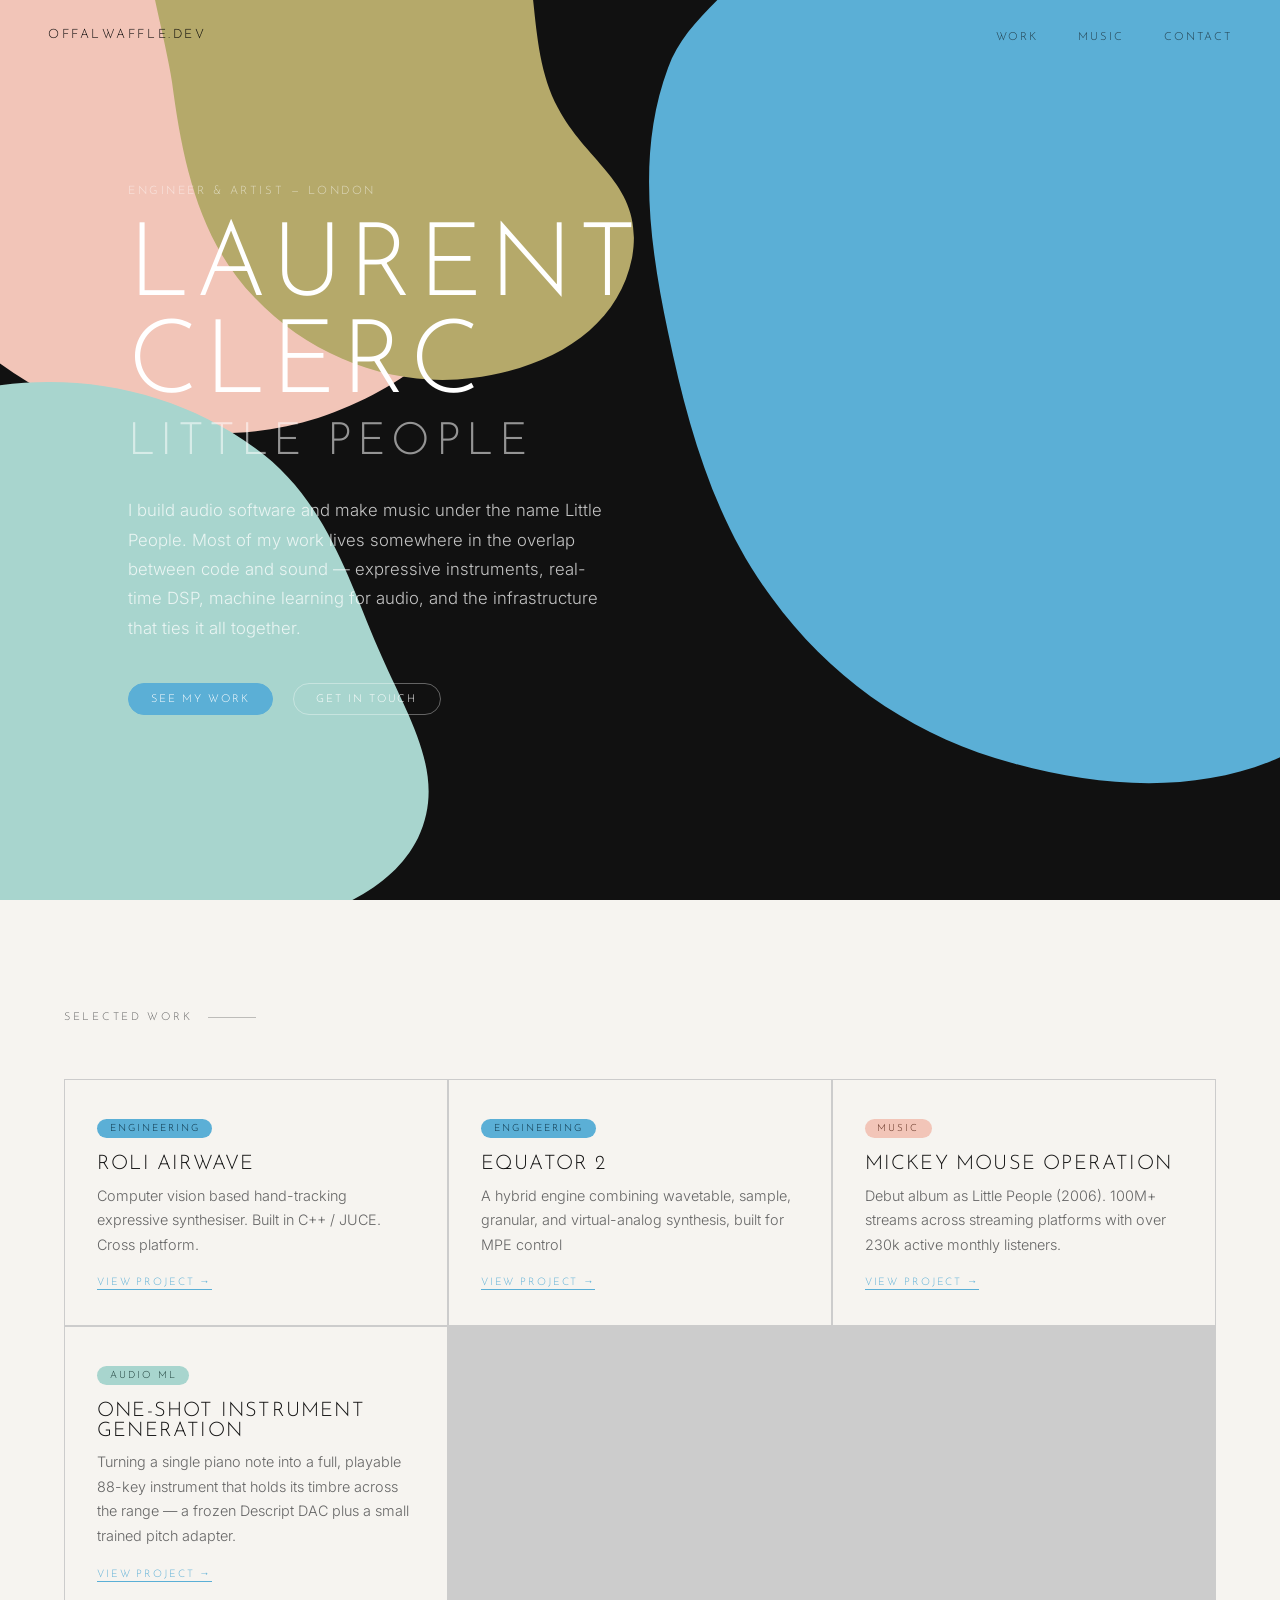
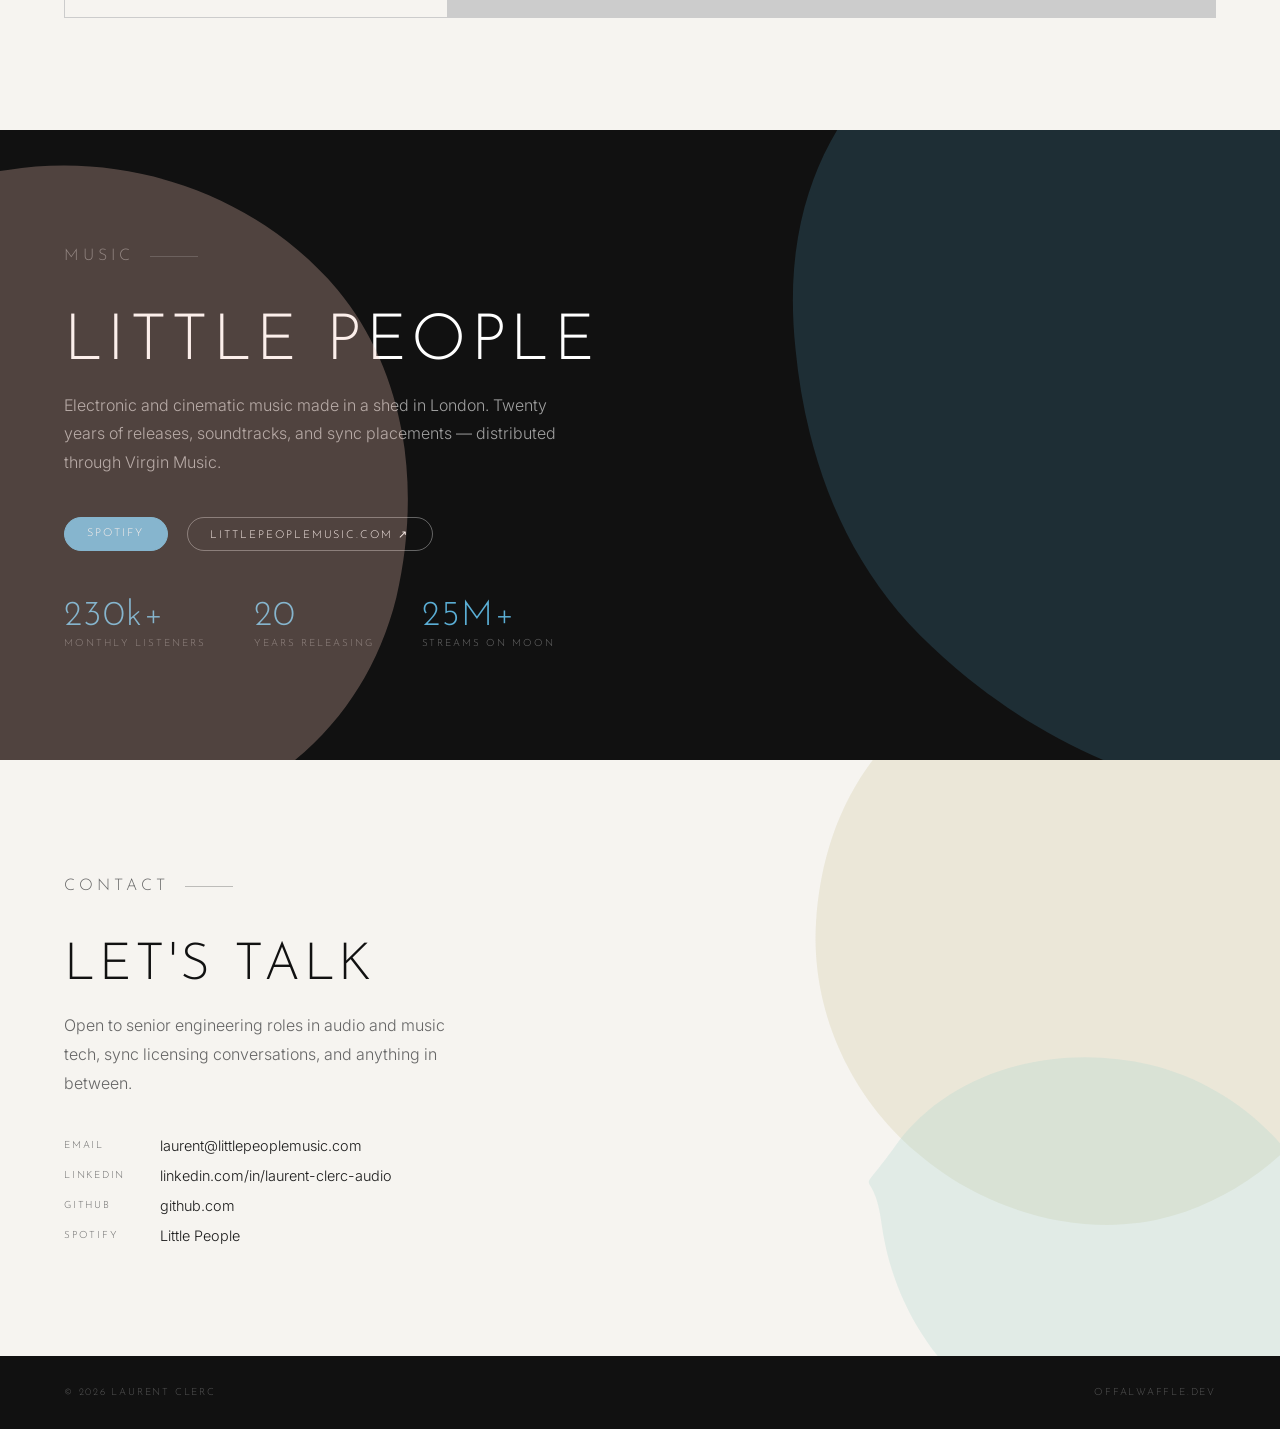
<file: index.html>
<!DOCTYPE html>
<html lang="en">
<head>
<meta charset="UTF-8">
<meta name="viewport" content="width=device-width, initial-scale=1.0">
<title>offalwaffle.dev</title>
<link rel="preconnect" href="https://fonts.googleapis.com">
<link rel="preconnect" href="https://fonts.gstatic.com" crossorigin>
<link href="https://fonts.googleapis.com/css2?family=Josefin+Sans:wght@300;400&family=Inter:wght@300;400;500&display=swap" rel="stylesheet">
<style>
  *, *::before, *::after { box-sizing: border-box; margin: 0; padding: 0; }

  :root {
    --pink:    #F2C5B8;
    --khaki:   #B5A96A;
    --sky:     #5BAFD6;
    --mint:    #A8D5CE;
    --black:   #111111;
    --off:     #F6F4F0;
    --text:    #1a1a1a;
    --muted:   #666;
  }

  html { scroll-behavior: smooth; }

  body {
    font-family: 'Inter', sans-serif;
    font-weight: 300;
    background: var(--off);
    color: var(--text);
    overflow-x: hidden;
  }

  /* ── NAV ── */
  nav {
    position: fixed;
    top: 0; left: 0; right: 0;
    z-index: 100;
    display: flex;
    justify-content: space-between;
    align-items: center;
    padding: 1.5rem 3rem;
    mix-blend-mode: multiply;
  }

  nav .logo {
    font-family: 'Josefin Sans', sans-serif;
    font-weight: 300;
    font-size: 0.8rem;
    letter-spacing: 0.2em;
    text-transform: uppercase;
    color: var(--black);
  }

  nav ul {
    list-style: none;
    display: flex;
    gap: 2.5rem;
  }

  nav ul a {
    font-family: 'Josefin Sans', sans-serif;
    font-weight: 300;
    font-size: 0.7rem;
    letter-spacing: 0.18em;
    text-transform: uppercase;
    text-decoration: none;
    color: var(--black);
    opacity: 0.7;
    transition: opacity 0.2s;
  }

  nav ul a:hover { opacity: 1; }

  /* ── HERO ── */
  .hero {
    position: relative;
    min-height: 100vh;
    display: flex;
    align-items: center;
    overflow: hidden;
    background: var(--black);
  }

  .blob-container {
    position: absolute;
    inset: 0;
    width: 100%;
    height: 100%;
  }

  .blob-container svg {
    position: absolute;
    inset: 0;
    width: 100%;
    height: 100%;
  }

  .hero-text {
    position: relative;
    z-index: 2;
    padding: 3rem 3rem 3rem 5vw;
    max-width: 900px;
  }

  .hero-eyebrow {
    font-family: 'Josefin Sans', sans-serif;
    font-weight: 300;
    font-size: 0.72rem;
    letter-spacing: 0.22em;
    text-transform: uppercase;
    color: rgba(255,255,255,0.6);
    margin-bottom: 1.5rem;
  }

  .hero-name {
    font-family: 'Josefin Sans', sans-serif;
    font-weight: 300;
    font-size: clamp(3.5rem, 8vw, 7rem);
    letter-spacing: 0.05em;
    text-transform: uppercase;
    color: #fff;
    line-height: 0.95;
    margin-bottom: 1.2rem;
  }

  .hero-name span {
    display: block;
    font-size: clamp(1.4rem, 3.5vw, 2.8rem);
    letter-spacing: 0.12em;
    opacity: 0.55;
    margin-top: 0.4rem;
  }

  .hero-bio {
    font-size: 1.05rem;
    line-height: 1.75;
    color: rgba(255,255,255,0.75);
    max-width: 480px;
    margin-top: 2rem;
    font-weight: 300;
  }

  .hero-links {
    display: flex;
    gap: 1.2rem;
    margin-top: 2.5rem;
    flex-wrap: wrap;
  }

  .pill {
    font-family: 'Josefin Sans', sans-serif;
    font-weight: 300;
    font-size: 0.68rem;
    letter-spacing: 0.18em;
    text-transform: uppercase;
    text-decoration: none;
    padding: 0.6rem 1.4rem;
    border: 1px solid rgba(255,255,255,0.35);
    color: #fff;
    border-radius: 100px;
    transition: background 0.2s, border-color 0.2s;
  }

  .pill:hover {
    background: rgba(255,255,255,0.1);
    border-color: rgba(255,255,255,0.7);
  }

  .pill.solid {
    background: var(--sky);
    border-color: var(--sky);
    color: #fff;
  }

  .pill.solid:hover { opacity: 0.85; }

  /* ── SECTIONS ── */
  section {
    padding: 7rem 5vw;
  }

  .section-label {
    font-family: 'Josefin Sans', sans-serif;
    font-weight: 300;
    font-size: 0.68rem;
    letter-spacing: 0.25em;
    text-transform: uppercase;
    color: var(--muted);
    margin-bottom: 3.5rem;
    display: flex;
    align-items: center;
    gap: 1rem;
  }

  .section-label::after {
    content: '';
    display: block;
    height: 1px;
    width: 3rem;
    background: currentColor;
    opacity: 0.4;
  }

  /* ── PROJECTS GRID ── */
  .projects {
    background: var(--off);
  }

  .projects-grid {
    display: grid;
    grid-template-columns: repeat(auto-fill, minmax(320px, 1fr));
    gap: 1.5px;
    background: #ccc;
    border: 1.5px solid #ccc;
  }

  .project-card {
    background: var(--off);
    padding: 2.2rem 2rem;
    transition: background 0.2s;
  }

  .project-card:hover { background: #fff; }

  .project-card .tag {
    font-family: 'Josefin Sans', sans-serif;
    font-weight: 300;
    font-size: 0.62rem;
    letter-spacing: 0.2em;
    text-transform: uppercase;
    display: inline-block;
    padding: 0.3rem 0.8rem;
    border-radius: 100px;
    margin-bottom: 1rem;
  }

  .tag.music    { background: var(--pink); color: #5a2a1a; }
  .tag.eng      { background: var(--sky); color: #0a2e40; }
  .tag.both     { background: var(--mint); color: #1a3a36; }

  .project-card h3 {
    font-family: 'Josefin Sans', sans-serif;
    font-weight: 300;
    font-size: 1.25rem;
    letter-spacing: 0.06em;
    text-transform: uppercase;
    margin-bottom: 0.6rem;
    color: var(--black);
  }

  .project-card h3 a {
    color: inherit;
    text-decoration: none;
    transition: color 0.2s;
  }

  .project-card h3 a:hover { color: var(--sky); }

  .project-card p {
    font-size: 0.9rem;
    line-height: 1.7;
    color: var(--muted);
  }

  .project-card .project-link {
    display: inline-block;
    margin-top: 1.2rem;
    font-family: 'Josefin Sans', sans-serif;
    font-size: 0.65rem;
    letter-spacing: 0.18em;
    text-transform: uppercase;
    text-decoration: none;
    color: var(--sky);
    border-bottom: 1px solid currentColor;
    padding-bottom: 1px;
  }

  /* ── MUSIC STRIP ── */
  .music-strip {
    background: var(--black);
    padding: 7rem 5vw;
    position: relative;
    overflow: hidden;
  }

  .music-strip .blob-svg {
    position: absolute;
    inset: 0;
    width: 100%;
    height: 100%;
    pointer-events: none;
  }

  .music-strip .section-label { color: rgba(255,255,255,0.4); }

  .music-strip h2 {
    font-family: 'Josefin Sans', sans-serif;
    font-weight: 300;
    font-size: clamp(2rem, 5vw, 4rem);
    letter-spacing: 0.07em;
    text-transform: uppercase;
    color: #fff;
    margin-bottom: 1rem;
  }

  .music-strip p {
    font-size: 1rem;
    line-height: 1.8;
    color: rgba(255,255,255,0.6);
    max-width: 520px;
    margin-bottom: 2.5rem;
  }

  .stats-row {
    display: flex;
    gap: 3rem;
    margin-top: 3rem;
    flex-wrap: wrap;
  }

  .stat {
    display: flex;
    flex-direction: column;
    gap: 0.3rem;
  }

  .stat-num {
    font-family: 'Josefin Sans', sans-serif;
    font-weight: 300;
    font-size: 2.2rem;
    letter-spacing: 0.04em;
    color: var(--sky);
  }

  .stat-label {
    font-family: 'Josefin Sans', sans-serif;
    font-size: 0.62rem;
    letter-spacing: 0.2em;
    text-transform: uppercase;
    color: rgba(255,255,255,0.4);
  }

  /* ── CONTACT ── */
  .contact {
    background: var(--off);
    position: relative;
    overflow: hidden;
  }

  .contact-blob-svg {
    position: absolute;
    inset: 0;
    width: 100%;
    height: 100%;
    pointer-events: none;
  }

  .contact h2 {
    font-family: 'Josefin Sans', sans-serif;
    font-weight: 300;
    font-size: clamp(2rem, 4vw, 3.5rem);
    letter-spacing: 0.07em;
    text-transform: uppercase;
    color: var(--black);
    margin-bottom: 1.2rem;
    max-width: 500px;
  }

  .contact p {
    font-size: 1rem;
    line-height: 1.8;
    color: var(--muted);
    max-width: 420px;
    margin-bottom: 2.5rem;
  }

  .contact-links {
    display: flex;
    flex-direction: column;
    gap: 0.8rem;
  }

  .contact-link {
    display: flex;
    align-items: center;
    gap: 1rem;
    text-decoration: none;
    color: var(--text);
    font-size: 0.9rem;
    transition: color 0.2s;
    width: fit-content;
  }

  .contact-link:hover { color: var(--sky); }

  .contact-link .link-label {
    font-family: 'Josefin Sans', sans-serif;
    font-size: 0.62rem;
    letter-spacing: 0.18em;
    text-transform: uppercase;
    width: 5rem;
    color: var(--muted);
  }

  /* ── FOOTER ── */
  footer {
    background: var(--black);
    padding: 2rem 5vw;
    display: flex;
    justify-content: space-between;
    align-items: center;
    flex-wrap: wrap;
    gap: 1rem;
  }

  footer span {
    font-family: 'Josefin Sans', sans-serif;
    font-weight: 300;
    font-size: 0.62rem;
    letter-spacing: 0.18em;
    text-transform: uppercase;
    color: rgba(255,255,255,0.3);
  }

  /* ── RESPONSIVE ── */
  @media (max-width: 600px) {
    nav { padding: 1.2rem 1.5rem; }
    nav ul { gap: 1.5rem; }
    .hero-text { padding: 2rem 1.5rem; }
    section { padding: 5rem 1.5rem; }
    .music-strip { padding: 5rem 1.5rem; }
    .contact { padding: 5rem 1.5rem; }
    footer { padding: 1.5rem; }
    .stats-row { gap: 2rem; }
  }
</style>
</head>
<body>

<!-- NAV -->
<nav>
  <div class="logo">offalwaffle.dev</div>
  <ul>
    <li><a href="#projects">Work</a></li>
    <li><a href="#music">Music</a></li>
    <li><a href="#contact">Contact</a></li>
  </ul>
</nav>

<!-- HERO -->
<section class="hero">
  <div class="blob-container">
    <svg viewBox="0 0 1440 900" preserveAspectRatio="xMidYMid slice" xmlns="http://www.w3.org/2000/svg">
      <!-- pink: amoeba, top-left, tentacles reach right and down -->
      <path fill="#F2C5B8" d="M-80,-60 C-20,-155 95,-210 205,-195 C295,-182 355,-128 408,-58 C448,2 428,72 468,118 C512,170 575,168 568,248 C560,330 488,388 398,418 C315,445 215,435 138,398 C58,360 -2,295 -38,220 C-72,150 -48,108 -98,55 C-140,10 -128,18 -80,-60 Z"/>
      <!-- khaki: amoeba, centre-top, pinched waist, lobe pokes upper-right -->
      <path fill="#B5A96A" d="M228,-195 C278,-258 375,-275 462,-242 C535,-214 572,-152 598,-78 C620,-15 608,52 638,108 C668,165 725,185 712,258 C698,328 632,368 552,378 C475,388 392,358 335,298 C278,240 262,158 252,82 C242,15 192,-142 228,-195 Z"/>
      <!-- sky: amoeba, right side, huge, irregular lobes top and bottom -->
      <path fill="#5BAFD6" d="M872,-88 C928,-178 1058,-225 1195,-212 C1315,-200 1418,-138 1478,-42 C1528,42 1542,148 1555,248 C1568,345 1578,448 1548,542 C1518,635 1455,712 1365,755 C1278,796 1172,788 1075,758 C985,730 908,675 852,598 C795,522 768,428 748,332 C728,238 718,148 748,68 C768,12 828,-15 872,-88 Z"/>
      <!-- mint: amoeba, bottom-left, pseudopod reaches up-right -->
      <path fill="#A8D5CE" d="M-195,615 C-162,498 -88,422 42,392 C148,368 252,388 335,448 C405,498 428,578 458,648 C488,718 528,775 498,838 C468,898 388,928 285,935 C185,942 72,918 -18,862 C-105,808 -148,732 -178,658 C-202,595 -215,705 -195,615 Z"/>
    </svg>
  </div>
  <div class="hero-text">
    <p class="hero-eyebrow">Engineer &amp; Artist — London</p>
    <h1 class="hero-name">
      Laurent Clerc
      <span>Little People</span>
    </h1>
    <p class="hero-bio">
      I build audio software and make music under the name Little People. Most of my work lives somewhere in the overlap between code and sound — expressive instruments, real-time DSP, machine learning for audio, and the infrastructure that ties it all together.
    </p>
    <div class="hero-links">
      <a href="#projects" class="pill solid">See my work</a>
      <a href="#contact" class="pill">Get in touch</a>
    </div>
  </div>
</section>

<!-- PROJECTS -->
<section class="projects" id="projects">
  <p class="section-label">Selected work</p>

  <div class="projects-grid">

    <div class="project-card">
      <span class="tag eng">Engineering</span>
      <h3><a href="work/roli-airwave.html">ROLI Airwave</a></h3>
      <p>Computer vision based hand-tracking expressive synthesiser. Built in C++ / JUCE. Cross platform.</p>
      <a href="work/roli-airwave.html" class="project-link">View project →</a>
    </div>

    <div class="project-card">
      <span class="tag eng">Engineering</span>
      <h3><a href="work/equator-2.html">Equator 2</a></h3>
      <p>A hybrid engine combining wavetable, sample, granular, and virtual-analog synthesis, built for MPE control</p>
      <a href="work/equator-2.html" class="project-link">View project →</a>
    </div>

    <div class="project-card">
      <span class="tag music">Music</span>
      <h3><a href="work/mickey-mouse-operation.html">Mickey Mouse Operation</a></h3>
      <p>Debut album as Little People (2006). 100M+ streams across streaming platforms with over 230k active monthly listeners.</p>
      <a href="work/mickey-mouse-operation.html" class="project-link">View project →</a>
    </div>

    <div class="project-card">
      <span class="tag both">Audio ML</span>
      <h3><a href="work/one-shot-ml.html">One-Shot Instrument Generation</a></h3>
      <p>Turning a single piano note into a full, playable 88-key instrument that holds its timbre across the range — a frozen Descript DAC plus a small trained pitch adapter.</p>
      <a href="work/one-shot-ml.html" class="project-link">View project →</a>
    </div>

  </div>
</section>

<!-- MUSIC STRIP -->
<section class="music-strip" id="music">
  <svg class="blob-svg" viewBox="0 0 1440 600" preserveAspectRatio="xMidYMid slice" xmlns="http://www.w3.org/2000/svg">
    <path fill="#5BAFD6" fill-opacity="0.18" d="M978,-148 C1038,-228 1165,-262 1298,-235 C1412,-212 1502,-142 1538,-42 C1568,48 1558,158 1568,258 C1578,355 1608,455 1568,535 C1528,612 1428,648 1308,638 C1195,628 1082,572 998,492 C915,415 878,312 868,208 C858,112 878,28 938,-42 C958,-72 955,-88 978,-148 Z"/>
    <path fill="#F2C5B8" fill-opacity="0.28" d="M-162,242 C-118,128 -18,58 118,38 C235,20 355,62 432,152 C498,232 512,342 488,445 C465,538 402,612 308,648 C218,682 108,668 22,612 C-62,558 -118,468 -148,375 C-175,288 -195,335 -162,242 Z"/>
  </svg>
  <p class="section-label">Music</p>
  <h2>Little People</h2>
  <p>
    Electronic and cinematic music made in a shed in London. Twenty years of releases, soundtracks, and sync placements — distributed through Virgin Music.
  </p>
  <div class="hero-links">
    <a href="https://open.spotify.com" class="pill solid">Spotify</a>
    <a href="https://littlepeoplemusic.com" class="pill">littlepeoplemusic.com ↗</a>
  </div>
  <div class="stats-row">
    <div class="stat">
      <span class="stat-num">230k+</span>
      <span class="stat-label">Monthly listeners</span>
    </div>
    <div class="stat">
      <span class="stat-num">20</span>
      <span class="stat-label">Years releasing</span>
    </div>
    <div class="stat">
      <span class="stat-num">25M+</span>
      <span class="stat-label">Streams on Moon</span>
    </div>
  </div>
</section>

<!-- CONTACT -->
<section class="contact" id="contact">
  <svg style="position:absolute;inset:0;width:100%;height:100%;pointer-events:none;" viewBox="0 0 1440 700" preserveAspectRatio="xMidYMid slice" xmlns="http://www.w3.org/2000/svg">
    <path fill="#B5A96A" fill-opacity="0.18" d="M1118,-108 C1185,-178 1312,-202 1428,-158 C1528,-118 1598,-32 1608,72 C1618,168 1578,268 1528,352 C1478,435 1408,502 1318,528 C1228,554 1118,528 1038,462 C958,398 912,298 918,198 C924,105 958,28 1025,-32 C1065,-68 1062,-48 1118,-108 Z"/>
    <path fill="#A8D5CE" fill-opacity="0.28" d="M1008,448 C1068,365 1185,332 1295,358 C1392,382 1468,455 1498,548 C1525,632 1502,728 1422,775 C1345,820 1235,808 1148,762 C1062,718 1005,632 992,538 C982,462 958,518 1008,448 Z"/>
  </svg>
  <p class="section-label">Contact</p>
  <h2>Let's talk</h2>
  <p>
    Open to senior engineering roles in audio and music tech, sync licensing conversations, and anything in between.
  </p>
  <div class="contact-links">
    <a class="contact-link" href="mailto:laurent@littlepeoplemusic.com">
      <span class="link-label">Email</span>
      laurent@littlepeoplemusic.com
    </a>
    <a class="contact-link" href="https://linkedin.com/in/laurent-clerc-audio" target="_blank">
      <span class="link-label">LinkedIn</span>
      linkedin.com/in/laurent-clerc-audio
    </a>
    <a class="contact-link" href="https://github.com/offalwaffle" target="_blank">
      <span class="link-label">GitHub</span>
      github.com
    </a>
    <a class="contact-link" href="https://open.spotify.com/artist/3cbU0WxlZJTFLTfXEUB433?si=uoGqZdUHSKecwt-NPEMBnw" target="_blank">
      <span class="link-label">Spotify</span>
      Little People
    </a>
  </div>
</section>

<!-- FOOTER -->
<footer>
  <span>© 2026 Laurent Clerc</span>
  <span>offalwaffle.dev</span>
</footer>

</body>
</html>
</file>
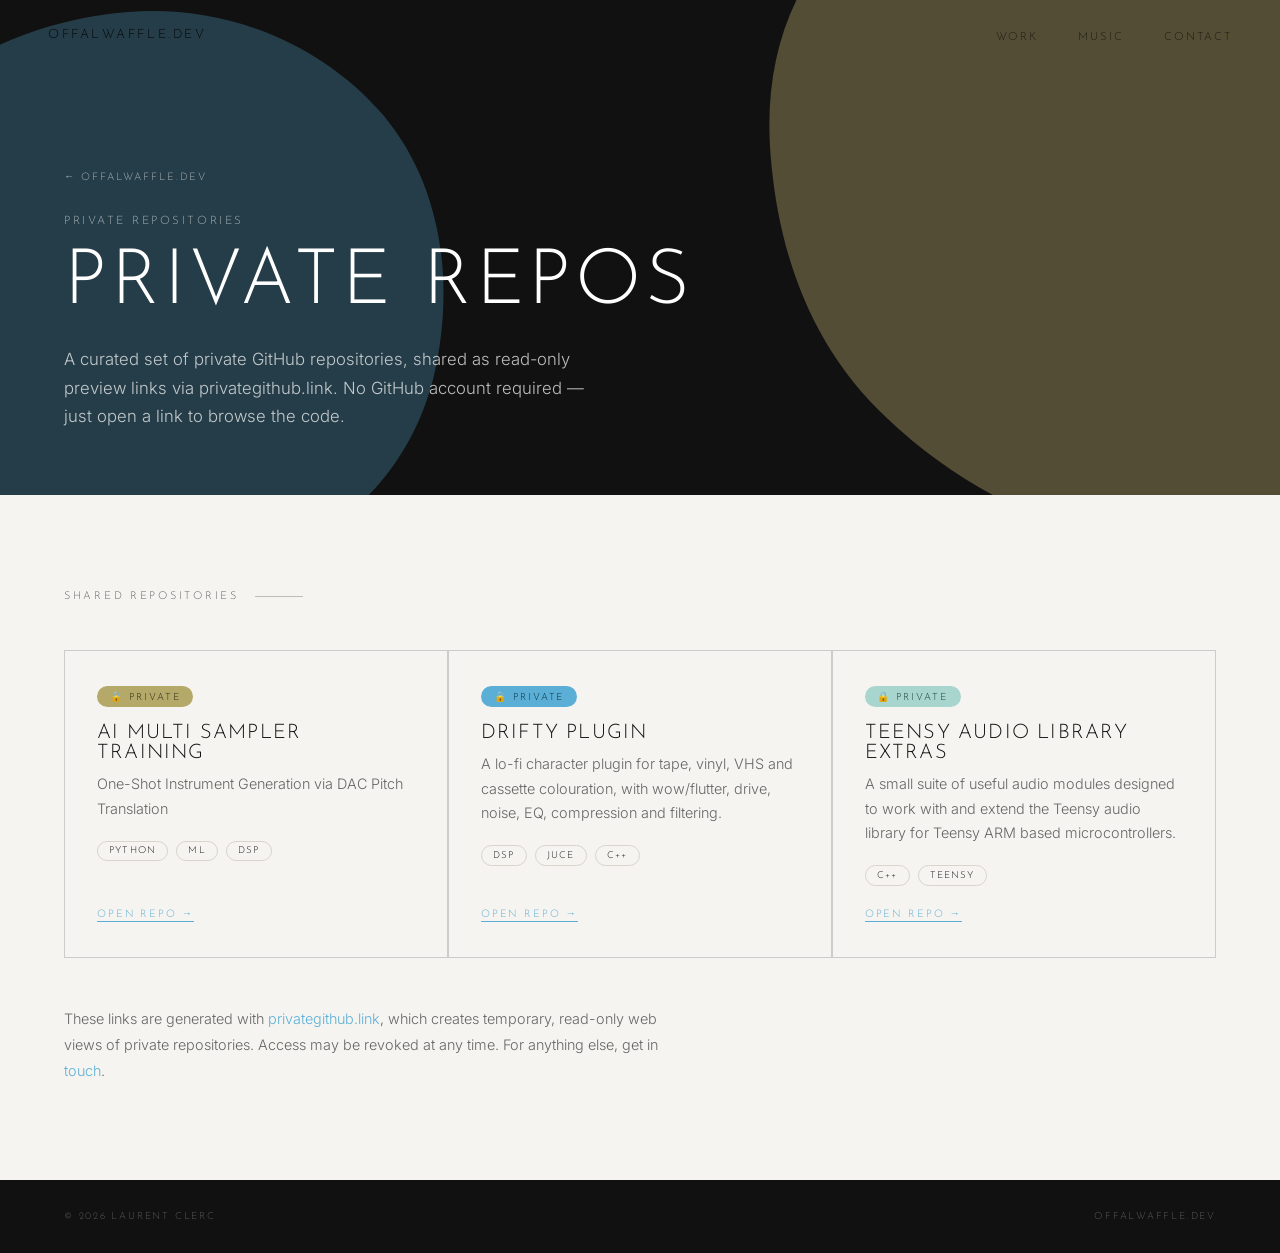
<file: privategithub/index.html>
<!DOCTYPE html>
<html lang="en">
<head>
<meta charset="UTF-8">
<meta name="viewport" content="width=device-width, initial-scale=1.0">
<title>Private Repos — offalwaffle.dev</title>
<meta name="robots" content="noindex">
<link rel="preconnect" href="https://fonts.googleapis.com">
<link rel="preconnect" href="https://fonts.gstatic.com" crossorigin>
<link href="https://fonts.googleapis.com/css2?family=Josefin+Sans:wght@300;400&family=Inter:wght@300;400;500&display=swap" rel="stylesheet">
<style>
  *, *::before, *::after { box-sizing: border-box; margin: 0; padding: 0; }

  :root {
    --pink:    #F2C5B8;
    --khaki:   #B5A96A;
    --sky:     #5BAFD6;
    --mint:    #A8D5CE;
    --black:   #111111;
    --off:     #F6F4F0;
    --text:    #1a1a1a;
    --muted:   #666;
  }

  html { scroll-behavior: smooth; }

  body {
    font-family: 'Inter', sans-serif;
    font-weight: 300;
    background: var(--off);
    color: var(--text);
    overflow-x: hidden;
  }

  /* ── NAV ── */
  nav {
    position: fixed;
    top: 0; left: 0; right: 0;
    z-index: 100;
    display: flex;
    justify-content: space-between;
    align-items: center;
    padding: 1.5rem 3rem;
    mix-blend-mode: multiply;
  }

  nav .logo {
    font-family: 'Josefin Sans', sans-serif;
    font-weight: 300;
    font-size: 0.8rem;
    letter-spacing: 0.2em;
    text-transform: uppercase;
    color: var(--black);
    text-decoration: none;
  }

  nav ul {
    list-style: none;
    display: flex;
    gap: 2.5rem;
  }

  nav ul a {
    font-family: 'Josefin Sans', sans-serif;
    font-weight: 300;
    font-size: 0.7rem;
    letter-spacing: 0.18em;
    text-transform: uppercase;
    text-decoration: none;
    color: var(--black);
    opacity: 0.7;
    transition: opacity 0.2s;
  }

  nav ul a:hover { opacity: 1; }

  /* ── HERO ── */
  .repo-hero {
    position: relative;
    min-height: 55vh;
    display: flex;
    align-items: flex-end;
    overflow: hidden;
    background: var(--black);
    padding: 8rem 5vw 4rem;
  }

  .repo-hero .blob-svg {
    position: absolute;
    inset: 0;
    width: 100%;
    height: 100%;
    pointer-events: none;
  }

  .repo-hero-inner {
    position: relative;
    z-index: 2;
    max-width: 900px;
  }

  .back-link {
    display: inline-block;
    font-family: 'Josefin Sans', sans-serif;
    font-size: 0.65rem;
    letter-spacing: 0.18em;
    text-transform: uppercase;
    text-decoration: none;
    color: rgba(255,255,255,0.6);
    margin-bottom: 2rem;
    transition: color 0.2s;
  }

  .back-link:hover { color: #fff; }

  .repo-hero .eyebrow {
    font-family: 'Josefin Sans', sans-serif;
    font-weight: 300;
    font-size: 0.72rem;
    letter-spacing: 0.22em;
    text-transform: uppercase;
    color: rgba(255,255,255,0.6);
    margin-bottom: 1.2rem;
  }

  .repo-hero h1 {
    font-family: 'Josefin Sans', sans-serif;
    font-weight: 300;
    font-size: clamp(2.4rem, 6vw, 5rem);
    letter-spacing: 0.05em;
    text-transform: uppercase;
    color: #fff;
    line-height: 1;
    margin-bottom: 1.4rem;
  }

  .repo-hero p.intro {
    font-size: 1.05rem;
    line-height: 1.7;
    color: rgba(255,255,255,0.72);
    max-width: 520px;
    font-weight: 300;
  }

  /* ── REPO GRID ── */
  .repos {
    padding: 6rem 5vw 3rem;
  }

  .section-label {
    font-family: 'Josefin Sans', sans-serif;
    font-weight: 300;
    font-size: 0.68rem;
    letter-spacing: 0.25em;
    text-transform: uppercase;
    color: var(--muted);
    margin-bottom: 3rem;
    display: flex;
    align-items: center;
    gap: 1rem;
  }

  .section-label::after {
    content: '';
    display: block;
    height: 1px;
    width: 3rem;
    background: currentColor;
    opacity: 0.4;
  }

  .repos-grid {
    display: grid;
    grid-template-columns: repeat(auto-fill, minmax(320px, 1fr));
    gap: 1.5px;
    background: #ccc;
    border: 1.5px solid #ccc;
  }

  .repo-card {
    background: var(--off);
    padding: 2.2rem 2rem;
    transition: background 0.2s;
    display: flex;
    flex-direction: column;
  }

  .repo-card:hover { background: #fff; }

  .repo-card .tag {
    font-family: 'Josefin Sans', sans-serif;
    font-weight: 300;
    font-size: 0.62rem;
    letter-spacing: 0.2em;
    text-transform: uppercase;
    display: inline-flex;
    align-items: center;
    gap: 0.4rem;
    align-self: flex-start;
    padding: 0.3rem 0.8rem;
    border-radius: 100px;
    margin-bottom: 1rem;
  }

  .tag.private { background: var(--khaki); color: #2e2a12; }
  .tag.eng     { background: var(--sky);   color: #0a2e40; }
  .tag.both    { background: var(--mint);  color: #1a3a36; }
  .tag.music   { background: var(--pink);  color: #5a2a1a; }

  .repo-card h3 {
    font-family: 'Josefin Sans', sans-serif;
    font-weight: 300;
    font-size: 1.25rem;
    letter-spacing: 0.06em;
    text-transform: uppercase;
    margin-bottom: 0.6rem;
    color: var(--black);
  }

  .repo-card h3 a {
    color: inherit;
    text-decoration: none;
    transition: color 0.2s;
  }

  .repo-card h3 a:hover { color: var(--sky); }

  .repo-card p {
    font-size: 0.9rem;
    line-height: 1.7;
    color: var(--muted);
    margin-bottom: 1.2rem;
  }

  .repo-card .meta {
    list-style: none;
    display: flex;
    flex-wrap: wrap;
    gap: 0.5rem;
    margin-bottom: 1.4rem;
  }

  .repo-card .meta li {
    font-family: 'Josefin Sans', sans-serif;
    font-size: 0.6rem;
    letter-spacing: 0.12em;
    text-transform: uppercase;
    color: var(--text);
    padding: 0.3rem 0.7rem;
    border: 1px solid #d8d4cc;
    border-radius: 100px;
  }

  .repo-card .repo-link {
    margin-top: auto;
    align-self: flex-start;
    font-family: 'Josefin Sans', sans-serif;
    font-size: 0.65rem;
    letter-spacing: 0.18em;
    text-transform: uppercase;
    text-decoration: none;
    color: var(--sky);
    border-bottom: 1px solid currentColor;
    padding-bottom: 1px;
  }

  /* ── NOTE STRIP ── */
  .note {
    padding: 0 5vw 6rem;
    max-width: 760px;
  }

  .note p {
    font-size: 0.9rem;
    line-height: 1.8;
    color: var(--muted);
  }

  .note a { color: var(--sky); text-decoration: none; }
  .note a:hover { text-decoration: underline; }

  /* ── FOOTER ── */
  footer {
    background: var(--black);
    padding: 2rem 5vw;
    display: flex;
    justify-content: space-between;
    align-items: center;
    flex-wrap: wrap;
    gap: 1rem;
  }

  footer span, footer a {
    font-family: 'Josefin Sans', sans-serif;
    font-weight: 300;
    font-size: 0.62rem;
    letter-spacing: 0.18em;
    text-transform: uppercase;
    color: rgba(255,255,255,0.3);
    text-decoration: none;
  }

  footer a:hover { color: rgba(255,255,255,0.6); }

  /* ── RESPONSIVE ── */
  @media (max-width: 600px) {
    nav { padding: 1.2rem 1.5rem; }
    nav ul { gap: 1.5rem; }
    .repo-hero { padding: 7rem 1.5rem 3rem; }
    .repos { padding: 4rem 1.5rem 2rem; }
    .note { padding: 0 1.5rem 4rem; }
    footer { padding: 1.5rem; }
  }
</style>
</head>
<body>

<!-- NAV -->
<nav>
  <a class="logo" href="../index.html">offalwaffle.dev</a>
  <ul>
    <li><a href="../index.html#projects">Work</a></li>
    <li><a href="../index.html#music">Music</a></li>
    <li><a href="../index.html#contact">Contact</a></li>
  </ul>
</nav>

<!-- HERO -->
<header class="repo-hero">
  <svg class="blob-svg" viewBox="0 0 1440 600" preserveAspectRatio="xMidYMid slice" xmlns="http://www.w3.org/2000/svg">
    <path fill="#B5A96A" fill-opacity="0.4" d="M978,-148 C1038,-228 1165,-262 1298,-235 C1412,-212 1502,-142 1538,-42 C1568,48 1558,158 1568,258 C1578,355 1608,455 1568,535 C1528,612 1428,648 1308,638 C1195,628 1082,572 998,492 C915,415 878,312 868,208 C858,112 878,28 938,-42 C958,-72 955,-88 978,-148 Z"/>
    <path fill="#5BAFD6" fill-opacity="0.28" d="M-162,242 C-118,128 -18,58 118,38 C235,20 355,62 432,152 C498,232 512,342 488,445 C465,538 402,612 308,648 C218,682 108,668 22,612 C-62,558 -118,468 -148,375 C-175,288 -195,335 -162,242 Z"/>
  </svg>
  <div class="repo-hero-inner">
    <a class="back-link" href="../index.html#projects">← offalwaffle.dev</a>
    <p class="eyebrow">Private repositories</p>
    <h1>Private Repos</h1>
    <p class="intro">
      A curated set of private GitHub repositories, shared as read-only preview links via
      privategithub.link. No GitHub account required — just open a link to browse the code.
    </p>
  </div>
</header>

<!-- REPO LIST -->
<section class="repos">
  <p class="section-label">Shared repositories</p>

  <div class="repos-grid">

    <!-- ─────────────────────────────────────────────────────────────
         HOW TO ADD A REPO:
         1. Create a share link at https://privategithub.link for the repo.
         2. Shorten it (e.g. via tinyurl.com) so the raw access_token
            never appears in this file's source — GitHub auto-revokes
            any of its own tokens found in plaintext in a public repo.
         3. Copy one <div class="repo-card"> block below.
         4. Replace the href, title, description, and meta tags.
         Tag options: private · eng · both · music
         ───────────────────────────────────────────────────────────── -->

    <div class="repo-card">
      <span class="tag private">🔒 Private</span>
      <h3><a href="https://tinyurl.com/multi-salmon-repo" target="_blank" rel="noopener">AI Multi Sampler Training</a></h3>
      <p>One-Shot Instrument Generation via DAC Pitch Translation</p>
      <ul class="meta">
        <li>Python</li>
        <li>ML</li>
        <li>DSP</li>
      </ul>
      <a href="https://tinyurl.com/multi-salmon-repo" target="_blank" rel="noopener" class="repo-link">Open repo →</a>
    </div>

    <div class="repo-card">
      <span class="tag eng">🔒 Private</span>
      <h3><a href="https://tinyurl.com/drifty-repo" target="_blank" rel="noopener">Drifty plugin</a></h3>
      <p>A lo-fi character plugin for tape, vinyl, VHS and cassette colouration, with wow/flutter, drive, noise, EQ, compression and filtering.</p>
      <ul class="meta">
        <li>DSP</li>
        <li>JUCE</li>
        <li>C++</li>
      </ul>
      <a href="https://tinyurl.com/drifty-repo" target="_blank" rel="noopener" class="repo-link">Open repo →</a>
    </div>

    <div class="repo-card">
      <span class="tag both">🔒 Private</span>
      <h3><a href="https://github.com/offalWaffle/teensy-audio-lib-extras" target="_blank" rel="noopener">Teensy Audio Library Extras</a></h3>
      <p>A small suite of useful audio modules designed to work with and extend the Teensy audio library for Teensy ARM based microcontrollers.</p>
      <ul class="meta">
        <li>C++</li>
        <li>Teensy</li>
      </ul>
      <a href="https://github.com/offalWaffle/teensy-audio-lib-extras" target="_blank" rel="noopener" class="repo-link">Open repo →</a>
    </div>

  </div>
</section>

<!-- NOTE -->
<div class="note">
  <p>
    These links are generated with <a href="https://privategithub.link" target="_blank" rel="noopener">privategithub.link</a>,
    which creates temporary, read-only web views of private repositories. Access may be revoked at any time.
    For anything else, get in <a href="../index.html#contact">touch</a>.
  </p>
</div>

<!-- FOOTER -->
<footer>
  <span>© 2026 Laurent Clerc</span>
  <a href="../index.html">offalwaffle.dev</a>
</footer>

</body>
</html>
</file>
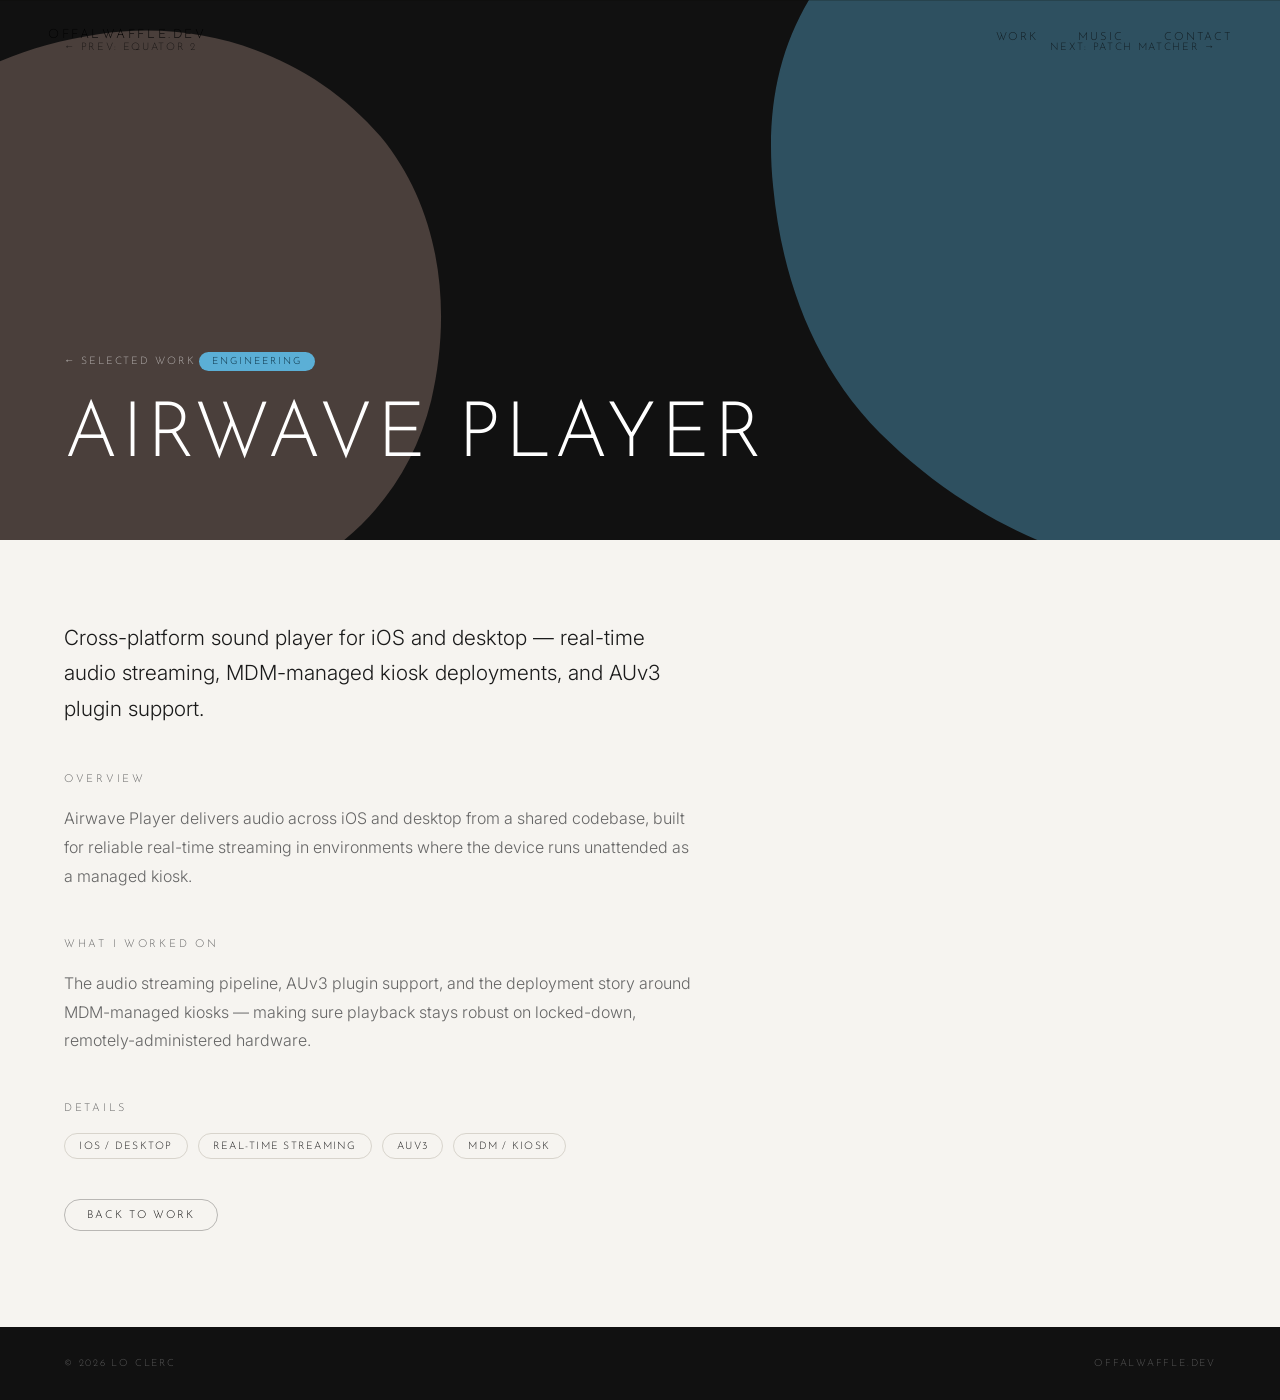
<file: work/airwave-player.html>
<!DOCTYPE html>
<html lang="en">
<head>
<meta charset="UTF-8">
<meta name="viewport" content="width=device-width, initial-scale=1.0">
<title>Airwave Player — offalwaffle.dev</title>
<link rel="preconnect" href="https://fonts.googleapis.com">
<link rel="preconnect" href="https://fonts.gstatic.com" crossorigin>
<link href="https://fonts.googleapis.com/css2?family=Josefin+Sans:wght@300;400&family=Inter:wght@300;400;500&display=swap" rel="stylesheet">
<link rel="stylesheet" href="work.css">
</head>
<body>

<nav>
  <a class="logo" href="../index.html">offalwaffle.dev</a>
  <ul>
    <li><a href="../index.html#projects">Work</a></li>
    <li><a href="../index.html#music">Music</a></li>
    <li><a href="../index.html#contact">Contact</a></li>
  </ul>
</nav>

<header class="project-hero">
  <svg class="blob-svg" viewBox="0 0 1440 600" preserveAspectRatio="xMidYMid slice" xmlns="http://www.w3.org/2000/svg">
    <path fill="#5BAFD6" fill-opacity="0.4" d="M978,-148 C1038,-228 1165,-262 1298,-235 C1412,-212 1502,-142 1538,-42 C1568,48 1558,158 1568,258 C1578,355 1608,455 1568,535 C1528,612 1428,648 1308,638 C1195,628 1082,572 998,492 C915,415 878,312 868,208 C858,112 878,28 938,-42 C958,-72 955,-88 978,-148 Z"/>
    <path fill="#F2C5B8" fill-opacity="0.25" d="M-162,242 C-118,128 -18,58 118,38 C235,20 355,62 432,152 C498,232 512,342 488,445 C465,538 402,612 308,648 C218,682 108,668 22,612 C-62,558 -118,468 -148,375 C-175,288 -195,335 -162,242 Z"/>
  </svg>
  <div class="project-hero-inner">
    <a class="back-link" href="../index.html#projects">← Selected work</a>
    <span class="tag eng">Engineering</span>
    <h1>Airwave Player</h1>
  </div>
</header>

<main class="project-body">
  <p class="lead">Cross-platform sound player for iOS and desktop — real-time audio streaming, MDM-managed kiosk deployments, and AUv3 plugin support.</p>

  <h2>Overview</h2>
  <p>Airwave Player delivers audio across iOS and desktop from a shared codebase, built for reliable real-time streaming in environments where the device runs unattended as a managed kiosk.</p>

  <h2>What I worked on</h2>
  <p>The audio streaming pipeline, AUv3 plugin support, and the deployment story around MDM-managed kiosks — making sure playback stays robust on locked-down, remotely-administered hardware.</p>

  <h2>Details</h2>
  <ul class="project-meta">
    <li>iOS / Desktop</li>
    <li>Real-time streaming</li>
    <li>AUv3</li>
    <li>MDM / Kiosk</li>
  </ul>

  <div class="project-links">
    <a class="pill" href="../index.html#projects">Back to work</a>
  </div>
</main>

<nav class="project-pager">
  <a href="equator-2.html">← Prev: Equator 2</a>
  <span class="spacer"></span>
  <a href="patch-matcher.html">Next: Patch Matcher →</a>
</nav>

<footer>
  <span>© 2026 Lo Clerc</span>
  <a href="../index.html">offalwaffle.dev</a>
</footer>

</body>
</html>
</file>
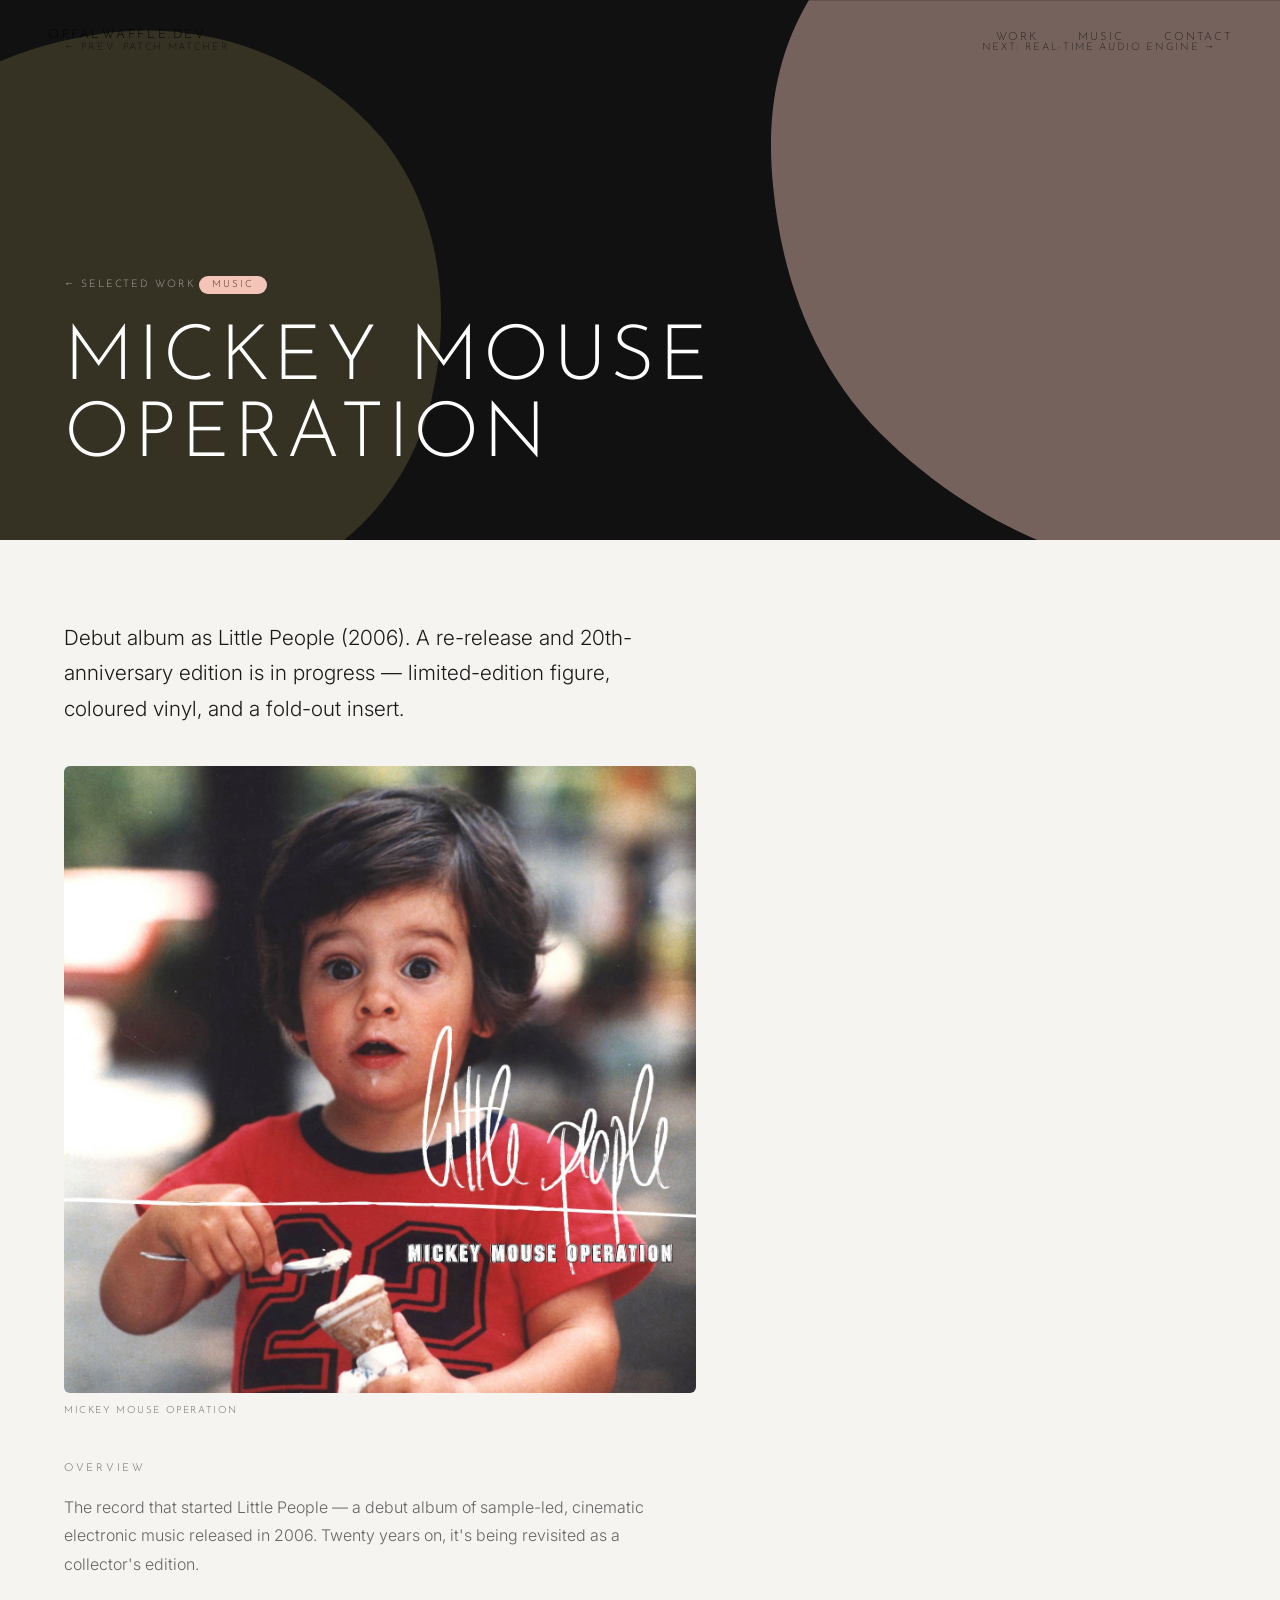
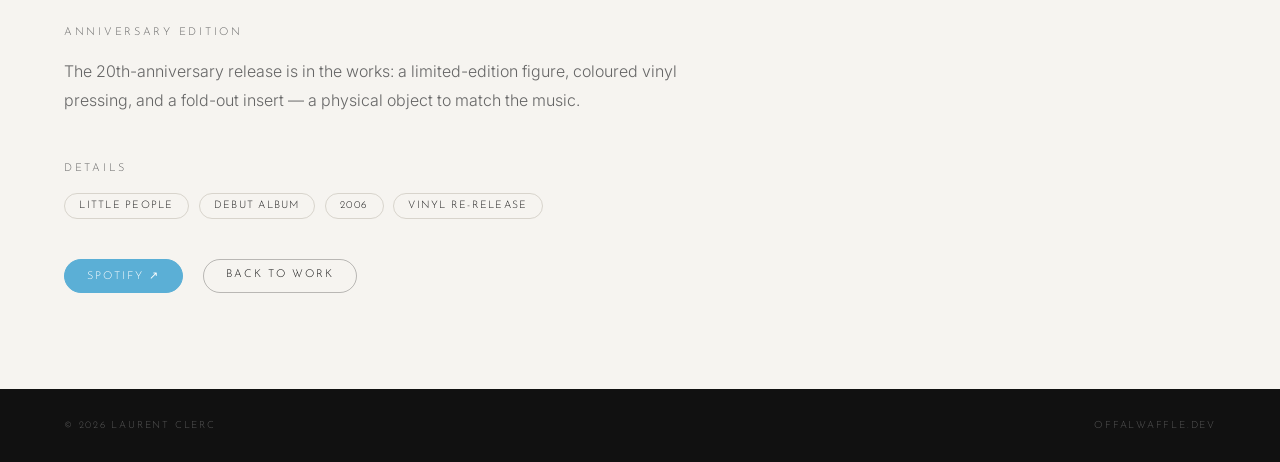
<file: work/mickey-mouse-operation.html>
<!DOCTYPE html>
<html lang="en">
<head>
<meta charset="UTF-8">
<meta name="viewport" content="width=device-width, initial-scale=1.0">
<title>Mickey Mouse Operation — offalwaffle.dev</title>
<link rel="preconnect" href="https://fonts.googleapis.com">
<link rel="preconnect" href="https://fonts.gstatic.com" crossorigin>
<link href="https://fonts.googleapis.com/css2?family=Josefin+Sans:wght@300;400&family=Inter:wght@300;400;500&display=swap" rel="stylesheet">
<link rel="stylesheet" href="work.css">
</head>
<body>

<nav>
  <a class="logo" href="../index.html">offalwaffle.dev</a>
  <ul>
    <li><a href="../index.html#projects">Work</a></li>
    <li><a href="../index.html#music">Music</a></li>
    <li><a href="../index.html#contact">Contact</a></li>
  </ul>
</nav>

<header class="project-hero">
  <svg class="blob-svg" viewBox="0 0 1440 600" preserveAspectRatio="xMidYMid slice" xmlns="http://www.w3.org/2000/svg">
    <path fill="#F2C5B8" fill-opacity="0.45" d="M978,-148 C1038,-228 1165,-262 1298,-235 C1412,-212 1502,-142 1538,-42 C1568,48 1558,158 1568,258 C1578,355 1608,455 1568,535 C1528,612 1428,648 1308,638 C1195,628 1082,572 998,492 C915,415 878,312 868,208 C858,112 878,28 938,-42 C958,-72 955,-88 978,-148 Z"/>
    <path fill="#B5A96A" fill-opacity="0.22" d="M-162,242 C-118,128 -18,58 118,38 C235,20 355,62 432,152 C498,232 512,342 488,445 C465,538 402,612 308,648 C218,682 108,668 22,612 C-62,558 -118,468 -148,375 C-175,288 -195,335 -162,242 Z"/>
  </svg>
  <div class="project-hero-inner">
    <a class="back-link" href="../index.html#projects">← Selected work</a>
    <span class="tag music">Music</span>
    <h1>Mickey Mouse Operation</h1>
  </div>
</header>

<main class="project-body">
  <p class="lead">Debut album as Little People (2006). A re-release and 20th-anniversary edition is in progress — limited-edition figure, coloured vinyl, and a fold-out insert.</p>

  <figure class="project-figure">
    <img src="images/mickey-mouse-operation.jpg" alt="Mickey Mouse Operation album art"
         onerror="this.closest('.project-figure').style.display='none'">
    <figcaption>Mickey Mouse Operation</figcaption>
  </figure>

  <h2>Overview</h2>
  <p>The record that started Little People — a debut album of sample-led, cinematic electronic music released in 2006. Twenty years on, it's being revisited as a collector's edition.</p>

  <h2>Anniversary edition</h2>
  <p>The 20th-anniversary release is in the works: a limited-edition figure, coloured vinyl pressing, and a fold-out insert — a physical object to match the music.</p>

  <h2>Details</h2>
  <ul class="project-meta">
    <li>Little People</li>
    <li>Debut album</li>
    <li>2006</li>
    <li>Vinyl re-release</li>
  </ul>

  <div class="project-links">
    <a class="pill solid" href="https://open.spotify.com/artist/3cbU0WxlZJTFLTfXEUB433?si=uoGqZdUHSKecwt-NPEMBnw" target="_blank" rel="noopener">Spotify ↗</a>
    <a class="pill" href="../index.html#projects">Back to work</a>
  </div>
</main>

<nav class="project-pager">
  <a href="one-shot-ml.html">← Prev: Patch Matcher</a>
  <span class="spacer"></span>
  <a href="real-time-audio-engine.html">Next: Real-time Audio Engine →</a>
</nav>

<footer>
  <span>© 2026 Laurent Clerc</span>
  <a href="../index.html">offalwaffle.dev</a>
</footer>

<script src="work.js"></script>
</body>
</html>
</file>
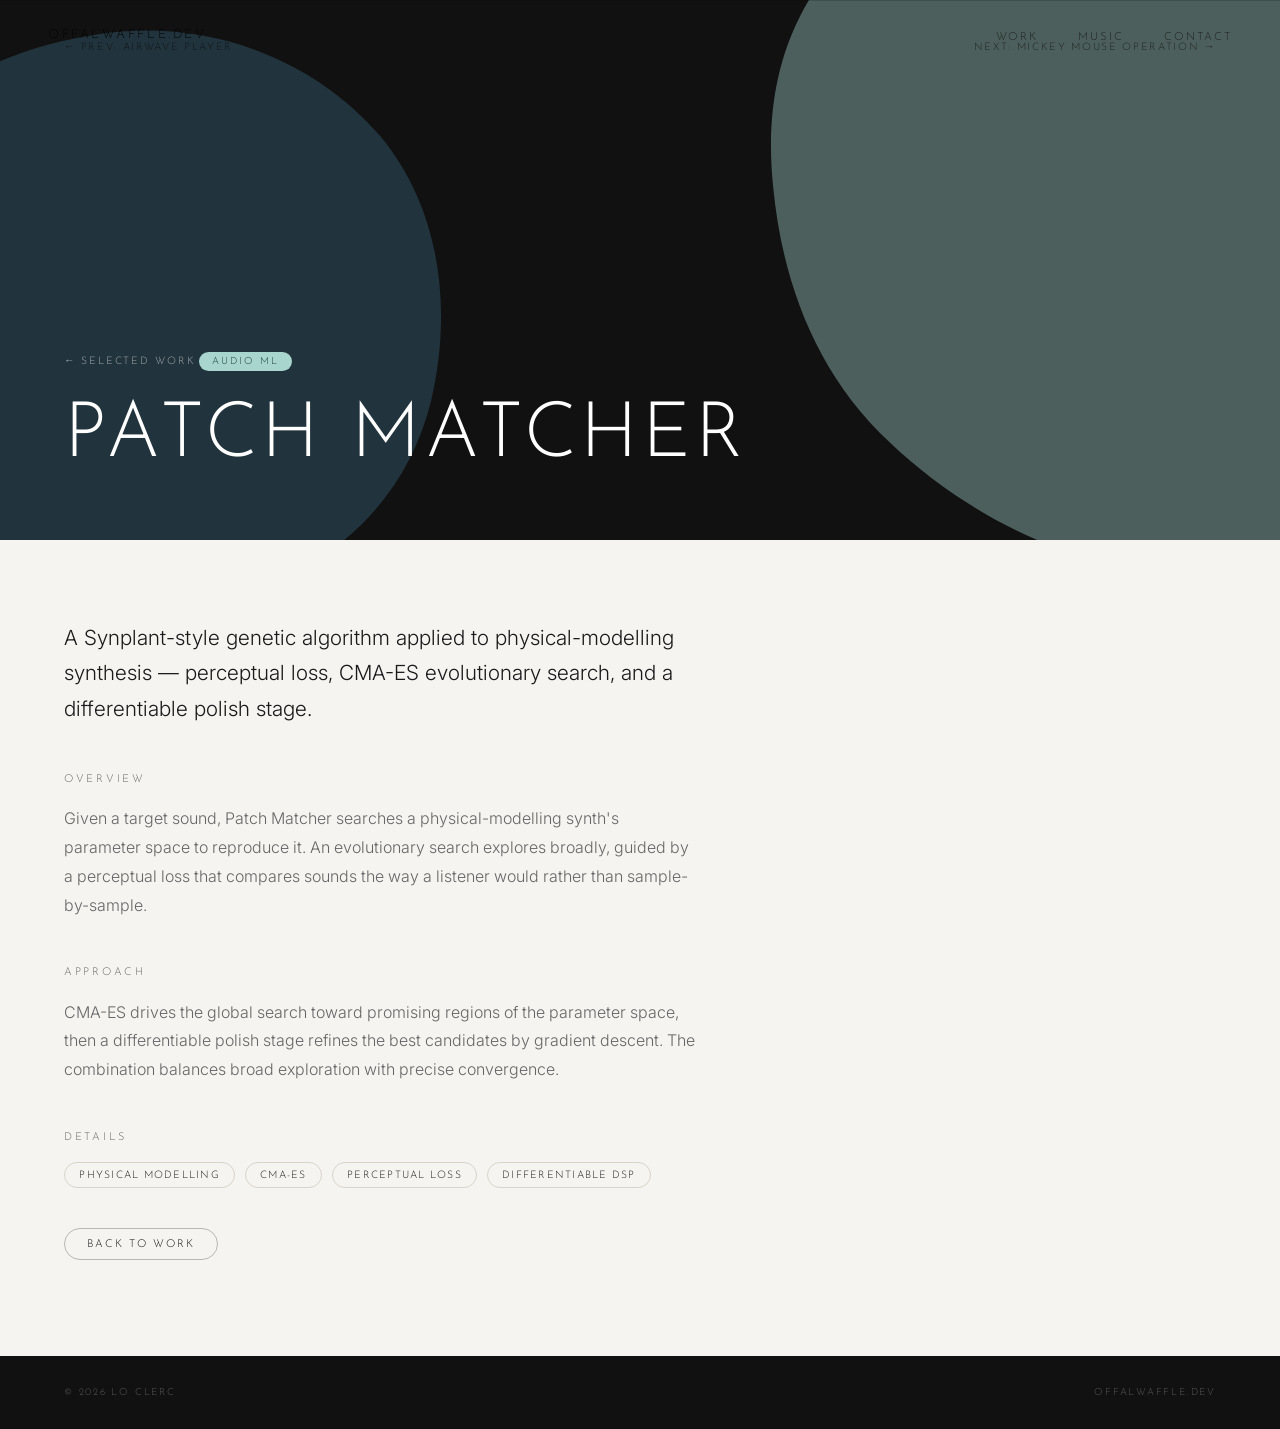
<file: work/patch-matcher.html>
<!DOCTYPE html>
<html lang="en">
<head>
<meta charset="UTF-8">
<meta name="viewport" content="width=device-width, initial-scale=1.0">
<title>Patch Matcher — offalwaffle.dev</title>
<link rel="preconnect" href="https://fonts.googleapis.com">
<link rel="preconnect" href="https://fonts.gstatic.com" crossorigin>
<link href="https://fonts.googleapis.com/css2?family=Josefin+Sans:wght@300;400&family=Inter:wght@300;400;500&display=swap" rel="stylesheet">
<link rel="stylesheet" href="work.css">
</head>
<body>

<nav>
  <a class="logo" href="../index.html">offalwaffle.dev</a>
  <ul>
    <li><a href="../index.html#projects">Work</a></li>
    <li><a href="../index.html#music">Music</a></li>
    <li><a href="../index.html#contact">Contact</a></li>
  </ul>
</nav>

<header class="project-hero">
  <svg class="blob-svg" viewBox="0 0 1440 600" preserveAspectRatio="xMidYMid slice" xmlns="http://www.w3.org/2000/svg">
    <path fill="#A8D5CE" fill-opacity="0.4" d="M978,-148 C1038,-228 1165,-262 1298,-235 C1412,-212 1502,-142 1538,-42 C1568,48 1558,158 1568,258 C1578,355 1608,455 1568,535 C1528,612 1428,648 1308,638 C1195,628 1082,572 998,492 C915,415 878,312 868,208 C858,112 878,28 938,-42 C958,-72 955,-88 978,-148 Z"/>
    <path fill="#5BAFD6" fill-opacity="0.22" d="M-162,242 C-118,128 -18,58 118,38 C235,20 355,62 432,152 C498,232 512,342 488,445 C465,538 402,612 308,648 C218,682 108,668 22,612 C-62,558 -118,468 -148,375 C-175,288 -195,335 -162,242 Z"/>
  </svg>
  <div class="project-hero-inner">
    <a class="back-link" href="../index.html#projects">← Selected work</a>
    <span class="tag both">Audio ML</span>
    <h1>Patch Matcher</h1>
  </div>
</header>

<main class="project-body">
  <p class="lead">A Synplant-style genetic algorithm applied to physical-modelling synthesis — perceptual loss, CMA-ES evolutionary search, and a differentiable polish stage.</p>

  <h2>Overview</h2>
  <p>Given a target sound, Patch Matcher searches a physical-modelling synth's parameter space to reproduce it. An evolutionary search explores broadly, guided by a perceptual loss that compares sounds the way a listener would rather than sample-by-sample.</p>

  <h2>Approach</h2>
  <p>CMA-ES drives the global search toward promising regions of the parameter space, then a differentiable polish stage refines the best candidates by gradient descent. The combination balances broad exploration with precise convergence.</p>

  <h2>Details</h2>
  <ul class="project-meta">
    <li>Physical modelling</li>
    <li>CMA-ES</li>
    <li>Perceptual loss</li>
    <li>Differentiable DSP</li>
  </ul>

  <div class="project-links">
    <a class="pill" href="../index.html#projects">Back to work</a>
  </div>
</main>

<nav class="project-pager">
  <a href="airwave-player.html">← Prev: Airwave Player</a>
  <span class="spacer"></span>
  <a href="mickey-mouse-operation.html">Next: Mickey Mouse Operation →</a>
</nav>

<footer>
  <span>© 2026 Lo Clerc</span>
  <a href="../index.html">offalwaffle.dev</a>
</footer>

</body>
</html>
</file>
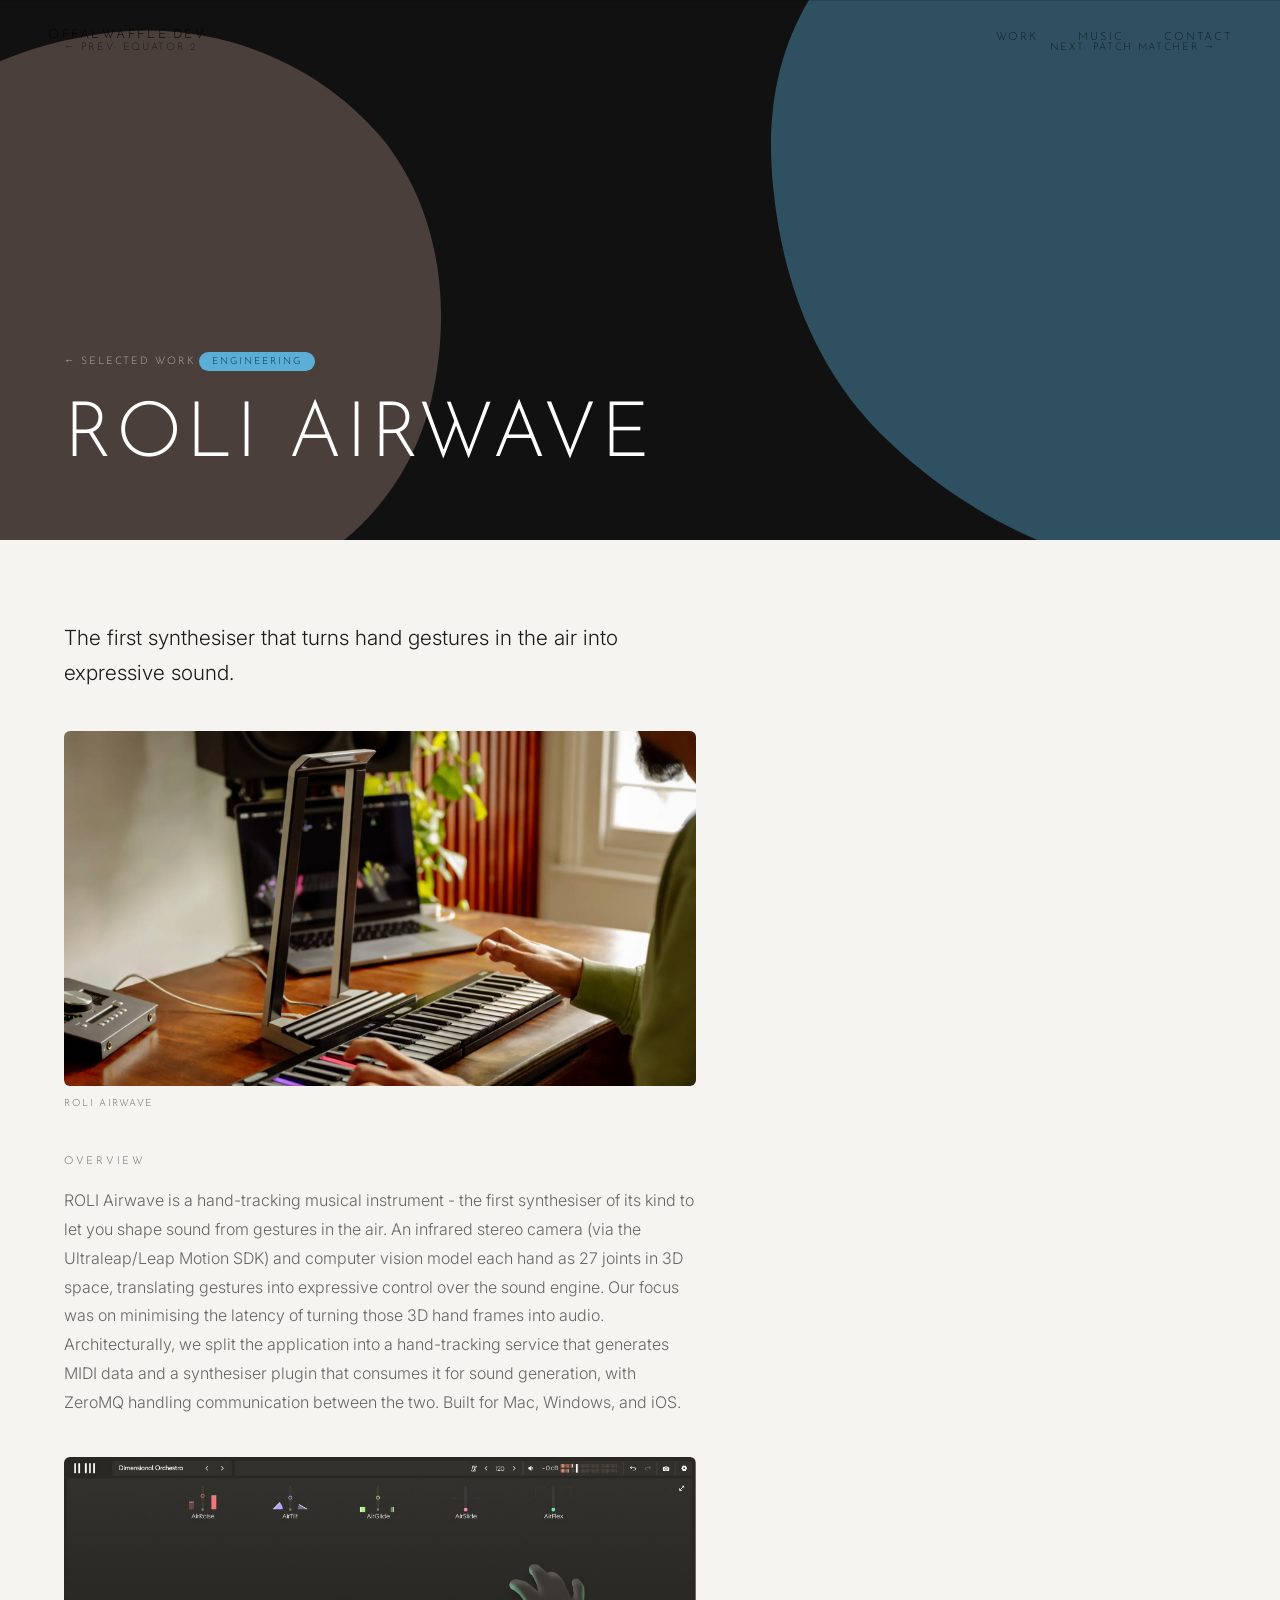
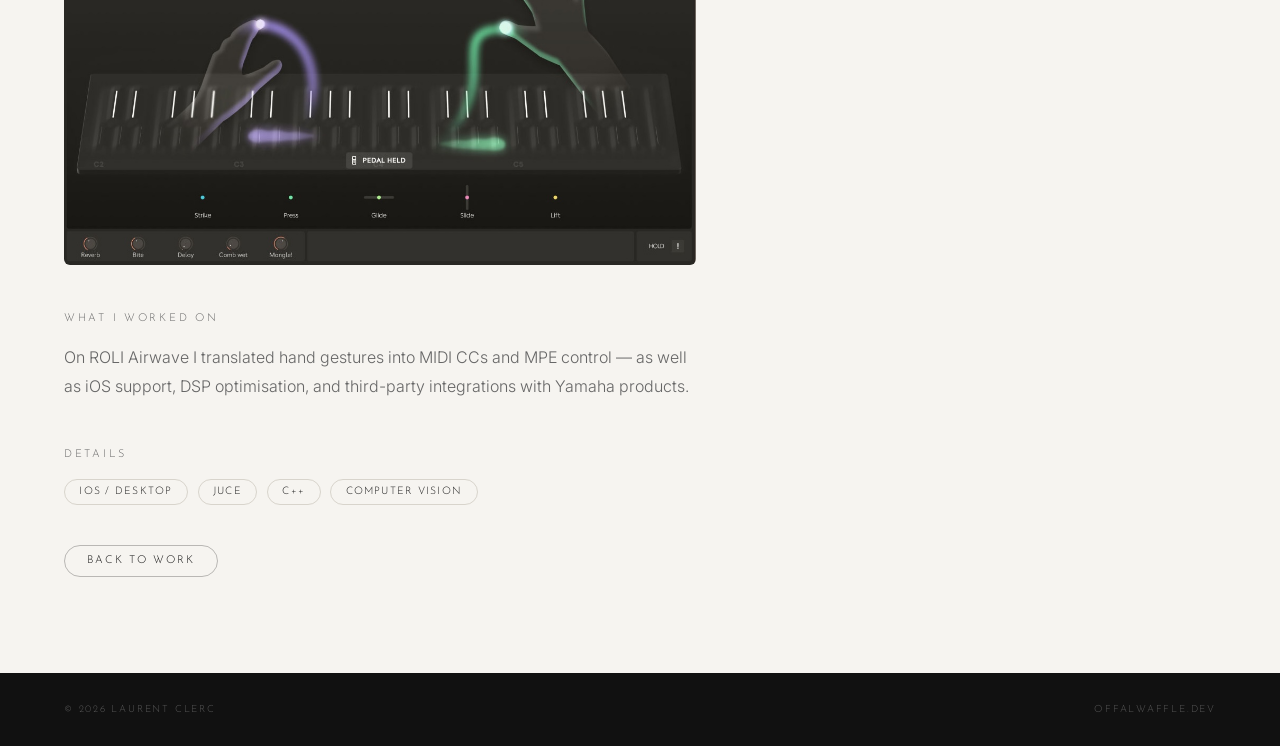
<file: work/roli-airwave.html>
<!DOCTYPE html>
<html lang="en">
<head>
<meta charset="UTF-8">
<meta name="viewport" content="width=device-width, initial-scale=1.0">
<title>Airwave Player — offalwaffle.dev</title>
<link rel="preconnect" href="https://fonts.googleapis.com">
<link rel="preconnect" href="https://fonts.gstatic.com" crossorigin>
<link href="https://fonts.googleapis.com/css2?family=Josefin+Sans:wght@300;400&family=Inter:wght@300;400;500&display=swap" rel="stylesheet">
<link rel="stylesheet" href="work.css">
</head>
<body>

<nav>
  <a class="logo" href="../index.html">offalwaffle.dev</a>
  <ul>
    <li><a href="../index.html#projects">Work</a></li>
    <li><a href="../index.html#music">Music</a></li>
    <li><a href="../index.html#contact">Contact</a></li>
  </ul>
</nav>

<header class="project-hero">
  <svg class="blob-svg" viewBox="0 0 1440 600" preserveAspectRatio="xMidYMid slice" xmlns="http://www.w3.org/2000/svg">
    <path fill="#5BAFD6" fill-opacity="0.4" d="M978,-148 C1038,-228 1165,-262 1298,-235 C1412,-212 1502,-142 1538,-42 C1568,48 1558,158 1568,258 C1578,355 1608,455 1568,535 C1528,612 1428,648 1308,638 C1195,628 1082,572 998,492 C915,415 878,312 868,208 C858,112 878,28 938,-42 C958,-72 955,-88 978,-148 Z"/>
    <path fill="#F2C5B8" fill-opacity="0.25" d="M-162,242 C-118,128 -18,58 118,38 C235,20 355,62 432,152 C498,232 512,342 488,445 C465,538 402,612 308,648 C218,682 108,668 22,612 C-62,558 -118,468 -148,375 C-175,288 -195,335 -162,242 Z"/>
  </svg>
  <div class="project-hero-inner">
    <a class="back-link" href="../index.html#projects">← Selected work</a>
    <span class="tag eng">Engineering</span>
    <h1>ROLI Airwave</h1>
  </div>
</header>

<main class="project-body">
  <p class="lead">The first synthesiser that turns hand gestures in the air into expressive sound.</p>

  <figure class="project-figure">
    <img src="images/roli-airwave.jpg" alt="ROLI Airwave"
         onerror="this.closest('.project-figure').style.display='none'">
    <figcaption>ROLI Airwave</figcaption>
  </figure>

  <h2>Overview</h2>
  <p>ROLI Airwave is a hand-tracking musical instrument - the first synthesiser of its kind to let you shape sound from gestures in the air. An infrared stereo camera (via the Ultraleap/Leap Motion SDK) and computer vision model each hand as 27 joints in 3D space, translating gestures into expressive control over the sound engine. Our focus was on minimising the latency of turning those 3D hand frames into audio.
    Architecturally, we split the application into a hand-tracking service that generates MIDI data and a synthesiser plugin that consumes it for sound generation, with ZeroMQ handling communication between the two. Built for Mac, Windows, and iOS. </p>

  <p>[img:1]</p>

  <h2>What I worked on</h2>
  <p>On ROLI Airwave I translated hand gestures into MIDI CCs and MPE control — as well as iOS support, DSP optimisation, and third-party integrations with Yamaha products.</p>

  <h2>Details</h2>
  <ul class="project-meta">
    <li>iOS / Desktop</li>
    <li>JUCE</li>
    <li>C++</li>
    <li>Computer Vision</li>
  </ul>

  <div class="project-links">
    <a class="pill" href="../index.html#projects">Back to work</a>
  </div>
</main>

<nav class="project-pager">
  <a href="equator-2.html">← Prev: Equator 2</a>
  <span class="spacer"></span>
  <a href="one-shot-ml.html">Next: Patch Matcher →</a>
</nav>

<footer>
  <span>© 2026 Laurent Clerc</span>
  <a href="../index.html">offalwaffle.dev</a>
</footer>

<script src="work.js"></script>
</body>
</html>
</file>
<file: work/work.css>
/* ── Shared styles for project detail pages ── */
*, *::before, *::after { box-sizing: border-box; margin: 0; padding: 0; }

:root {
  --pink:    #F2C5B8;
  --khaki:   #B5A96A;
  --sky:     #5BAFD6;
  --mint:    #A8D5CE;
  --black:   #111111;
  --off:     #F6F4F0;
  --text:    #1a1a1a;
  --muted:   #666;
}

html { scroll-behavior: smooth; }

body {
  font-family: 'Inter', sans-serif;
  font-weight: 300;
  background: var(--off);
  color: var(--text);
  overflow-x: hidden;
}

/* ── NAV ── */
nav {
  position: fixed;
  top: 0; left: 0; right: 0;
  z-index: 100;
  display: flex;
  justify-content: space-between;
  align-items: center;
  padding: 1.5rem 3rem;
  mix-blend-mode: multiply;
}

nav .logo {
  font-family: 'Josefin Sans', sans-serif;
  font-weight: 300;
  font-size: 0.8rem;
  letter-spacing: 0.2em;
  text-transform: uppercase;
  color: var(--black);
  text-decoration: none;
}

nav ul {
  list-style: none;
  display: flex;
  gap: 2.5rem;
}

nav ul a {
  font-family: 'Josefin Sans', sans-serif;
  font-weight: 300;
  font-size: 0.7rem;
  letter-spacing: 0.18em;
  text-transform: uppercase;
  text-decoration: none;
  color: var(--black);
  opacity: 0.7;
  transition: opacity 0.2s;
}

nav ul a:hover { opacity: 1; }

/* ── PROJECT HERO ── */
.project-hero {
  position: relative;
  min-height: 60vh;
  display: flex;
  align-items: flex-end;
  overflow: hidden;
  background: var(--black);
  padding: 8rem 5vw 4rem;
}

.project-hero .blob-svg {
  position: absolute;
  inset: 0;
  width: 100%;
  height: 100%;
  pointer-events: none;
}

.project-hero-inner {
  position: relative;
  z-index: 2;
  max-width: 900px;
}

.back-link {
  display: inline-block;
  font-family: 'Josefin Sans', sans-serif;
  font-size: 0.65rem;
  letter-spacing: 0.18em;
  text-transform: uppercase;
  text-decoration: none;
  color: rgba(255,255,255,0.6);
  margin-bottom: 2rem;
  transition: color 0.2s;
}

.back-link:hover { color: #fff; }

.project-hero .tag {
  font-family: 'Josefin Sans', sans-serif;
  font-weight: 300;
  font-size: 0.62rem;
  letter-spacing: 0.2em;
  text-transform: uppercase;
  display: inline-block;
  padding: 0.3rem 0.8rem;
  border-radius: 100px;
  margin-bottom: 1.2rem;
}

.tag.music { background: var(--pink); color: #5a2a1a; }
.tag.eng   { background: var(--sky); color: #0a2e40; }
.tag.both  { background: var(--mint); color: #1a3a36; }

.project-hero h1 {
  font-family: 'Josefin Sans', sans-serif;
  font-weight: 300;
  font-size: clamp(2.4rem, 6vw, 5rem);
  letter-spacing: 0.05em;
  text-transform: uppercase;
  color: #fff;
  line-height: 1;
}

/* ── PROJECT BODY ── */
.project-body {
  padding: 5rem 5vw 6rem;
  max-width: 760px;
}

.project-body .lead {
  font-size: 1.3rem;
  line-height: 1.7;
  color: var(--text);
  margin-bottom: 2.5rem;
  font-weight: 300;
}

.project-body h2 {
  font-family: 'Josefin Sans', sans-serif;
  font-weight: 300;
  font-size: 0.68rem;
  letter-spacing: 0.25em;
  text-transform: uppercase;
  color: var(--muted);
  margin: 3rem 0 1.2rem;
}

.project-body p {
  font-size: 1rem;
  line-height: 1.8;
  color: var(--muted);
  margin-bottom: 1.2rem;
}

.project-meta {
  list-style: none;
  display: flex;
  flex-wrap: wrap;
  gap: 0.6rem;
  margin-bottom: 1rem;
}

.project-meta li {
  font-family: 'Josefin Sans', sans-serif;
  font-size: 0.65rem;
  letter-spacing: 0.12em;
  text-transform: uppercase;
  color: var(--text);
  padding: 0.4rem 0.9rem;
  border: 1px solid #d8d4cc;
  border-radius: 100px;
}

/* ── PILLS / LINKS ── */
.project-links {
  display: flex;
  gap: 1.2rem;
  margin-top: 2.5rem;
  flex-wrap: wrap;
}

.pill {
  font-family: 'Josefin Sans', sans-serif;
  font-weight: 300;
  font-size: 0.68rem;
  letter-spacing: 0.18em;
  text-transform: uppercase;
  text-decoration: none;
  padding: 0.6rem 1.4rem;
  border: 1px solid rgba(0,0,0,0.25);
  color: var(--black);
  border-radius: 100px;
  transition: background 0.2s, border-color 0.2s, opacity 0.2s;
}

.pill:hover {
  background: rgba(0,0,0,0.05);
  border-color: rgba(0,0,0,0.5);
}

.pill.solid {
  background: var(--sky);
  border-color: var(--sky);
  color: #fff;
}

.pill.solid:hover { opacity: 0.85; }

/* ── IMAGES ── */
.project-figure {
  margin: 2.5rem 0 1rem;
}

.project-figure img {
  display: block;
  width: 100%;
  height: auto;
  border-radius: 6px;
  background: #e9e6e0;
}

.project-figure figcaption {
  font-family: 'Josefin Sans', sans-serif;
  font-size: 0.62rem;
  letter-spacing: 0.16em;
  text-transform: uppercase;
  color: var(--muted);
  margin-top: 0.8rem;
}

/* ── VIDEO EMBEDS ── */
.project-embed {
  margin: 2.5rem 0 1rem;
}

.project-embed .embed-frame {
  position: relative;
  aspect-ratio: 16 / 9;
  width: 100%;
  border-radius: 6px;
  overflow: hidden;
  background: #000;
}

.project-embed iframe {
  position: absolute;
  inset: 0;
  width: 100%;
  height: 100%;
  border: 0;
}

.project-embed figcaption {
  font-family: 'Josefin Sans', sans-serif;
  font-size: 0.62rem;
  letter-spacing: 0.16em;
  text-transform: uppercase;
  color: var(--muted);
  margin-top: 0.8rem;
}

/* Two-up / grid of images */
.project-gallery {
  display: grid;
  grid-template-columns: repeat(auto-fit, minmax(220px, 1fr));
  gap: 1rem;
  margin: 2.5rem 0 1rem;
}

.project-gallery img {
  display: block;
  width: 100%;
  height: auto;
  border-radius: 6px;
  background: #e9e6e0;
}

/* ── PAGER (prev / next) ── */
.project-pager {
  display: flex;
  justify-content: space-between;
  gap: 1rem;
  border-top: 1px solid #d8d4cc;
  padding: 2.5rem 5vw;
  max-width: 100%;
}

.project-pager a {
  font-family: 'Josefin Sans', sans-serif;
  font-size: 0.65rem;
  letter-spacing: 0.16em;
  text-transform: uppercase;
  text-decoration: none;
  color: var(--text);
  opacity: 0.7;
  transition: opacity 0.2s, color 0.2s;
}

.project-pager a:hover { opacity: 1; color: var(--sky); }
.project-pager .spacer { flex: 1; }

/* ── FOOTER ── */
footer {
  background: var(--black);
  padding: 2rem 5vw;
  display: flex;
  justify-content: space-between;
  align-items: center;
  flex-wrap: wrap;
  gap: 1rem;
}

footer span, footer a {
  font-family: 'Josefin Sans', sans-serif;
  font-weight: 300;
  font-size: 0.62rem;
  letter-spacing: 0.18em;
  text-transform: uppercase;
  color: rgba(255,255,255,0.3);
  text-decoration: none;
}

footer a:hover { color: rgba(255,255,255,0.6); }

/* ── RESPONSIVE ── */
@media (max-width: 600px) {
  nav { padding: 1.2rem 1.5rem; }
  nav ul { gap: 1.5rem; }
  .project-hero { padding: 7rem 1.5rem 3rem; }
  .project-body { padding: 3.5rem 1.5rem 4rem; }
  .project-pager { padding: 2rem 1.5rem; }
  footer { padding: 1.5rem; }
}
</file>
